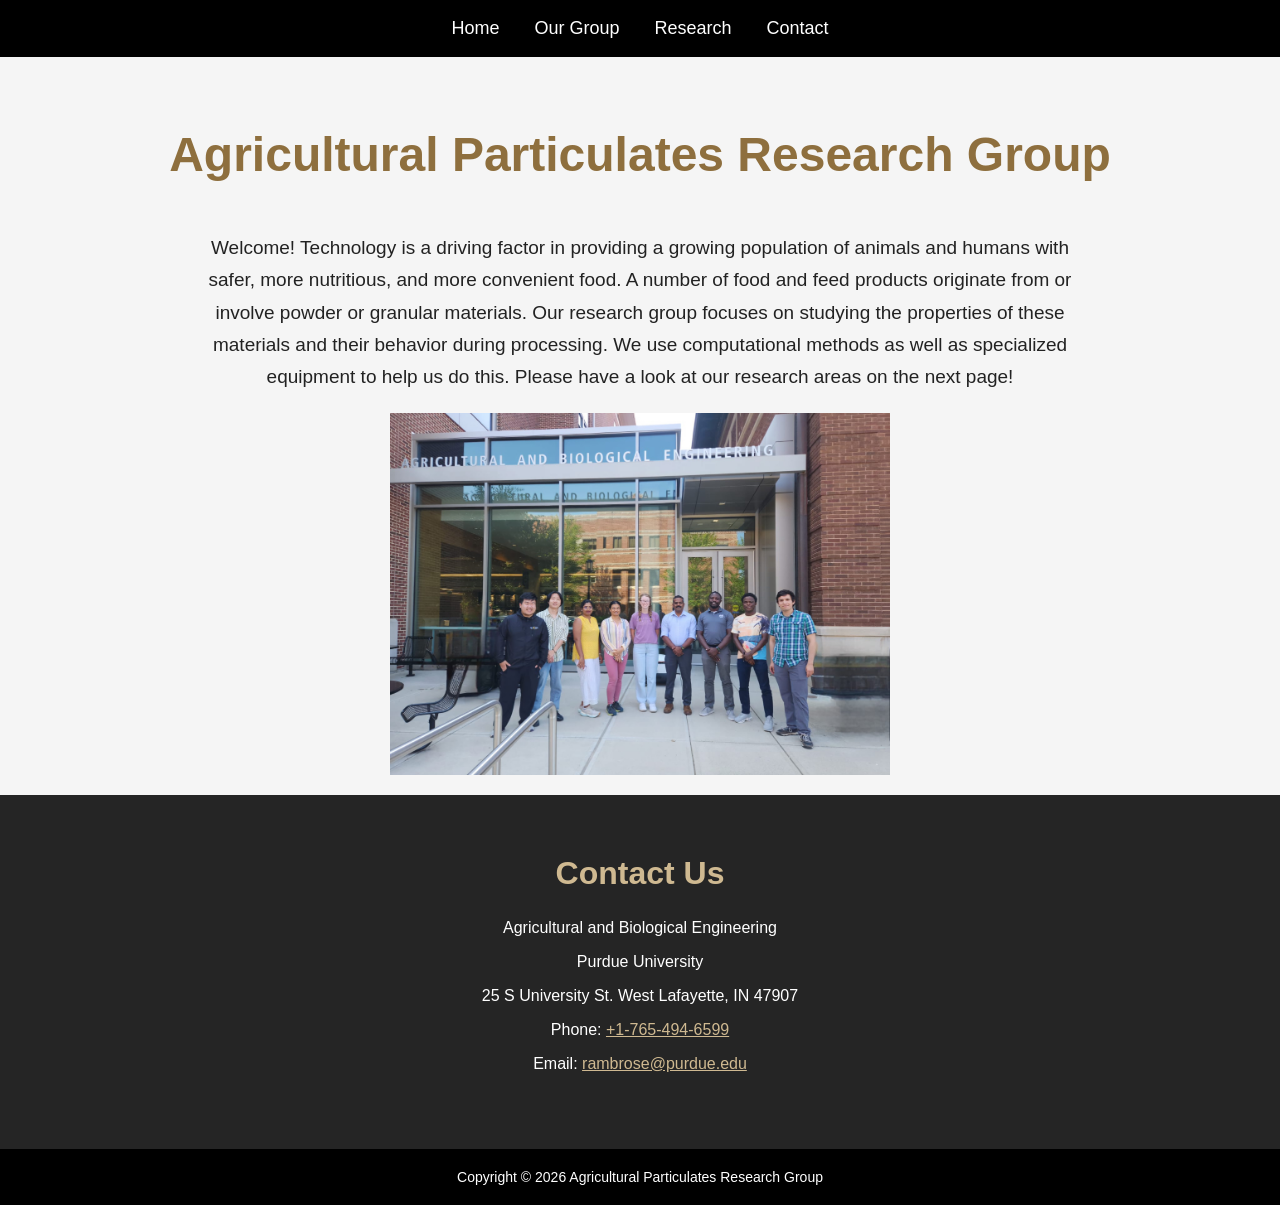
<file: index.html>
<!DOCTYPE html>

<html lang ="en">

<head>
    <meta charset="UTF-8">
    <title>Our Laboratory</title>
    <link rel="stylesheet" href="lab1.css">
</head>

<body class="landing-page">
        <header>
            <nav>
                <ul>
                <li><a href="index.html">Home</a></li>
                <li><a href="Group.html">Our Group</a></li>
                <li><a href="Research.html">Research</a></li>
                <li><a href="#contact">Contact</a></li>
                </ul>
            </nav>
        </header>

        <main>
            <h1><span style="color: #8e6f3e;"> Agricultural Particulates Research Group</span></h1>

            <p>
                Welcome! Technology is a driving factor in providing a growing population of animals and humans with safer, more nutritious, and more convenient food. A number of food and feed products originate from or involve powder or granular materials. Our research group focuses on studying the properties of these materials and their behavior during processing. We use computational methods as well as specialized equipment to help us do this. Please have a look at our research areas on the next page! 
            </p>
            <img class="landing-image"
                src="img/group.jpg"
                alt="Group photo of the Agricultural Particulates Research Group"
                width="500"
            >

            <section id="contact">
            <h2>Contact Us</h2>

            <p>Agricultural and Biological Engineering</p>
            <p>Purdue University</p>

            <p>
                25 S University St.
                West Lafayette, IN 47907
            </p>

            <p>
            Phone:
            <a href="tel:+17654946599">+1-765-494-6599</a>
            </p>

            <p>
                Email:
                <a href="mailto:rambrose@purdue.edu">
                rambrose@purdue.edu
                </a>
            </p>
    </section>

        </main>

            <footer>
                <p>Copyright &copy; 2026 Agricultural Particulates Research Group</p>
            </footer>       
</body>
</html>
</file>
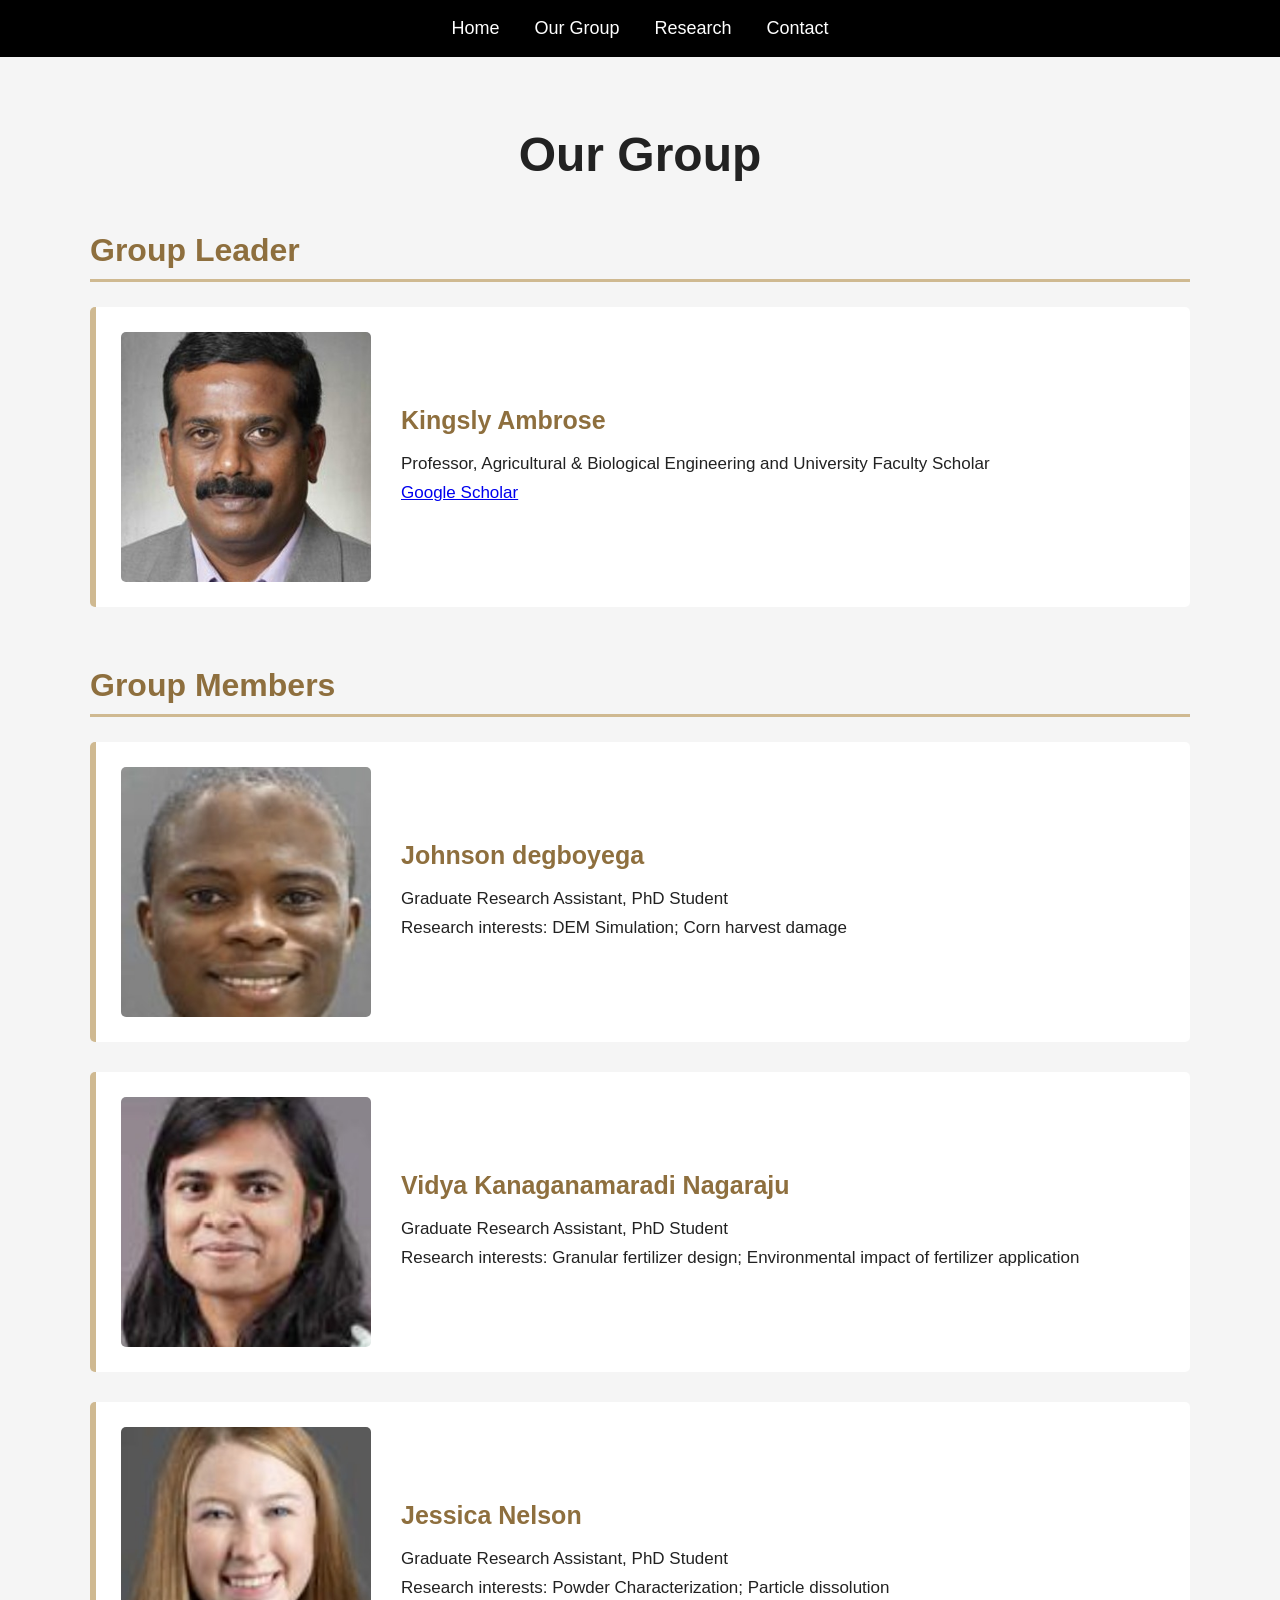
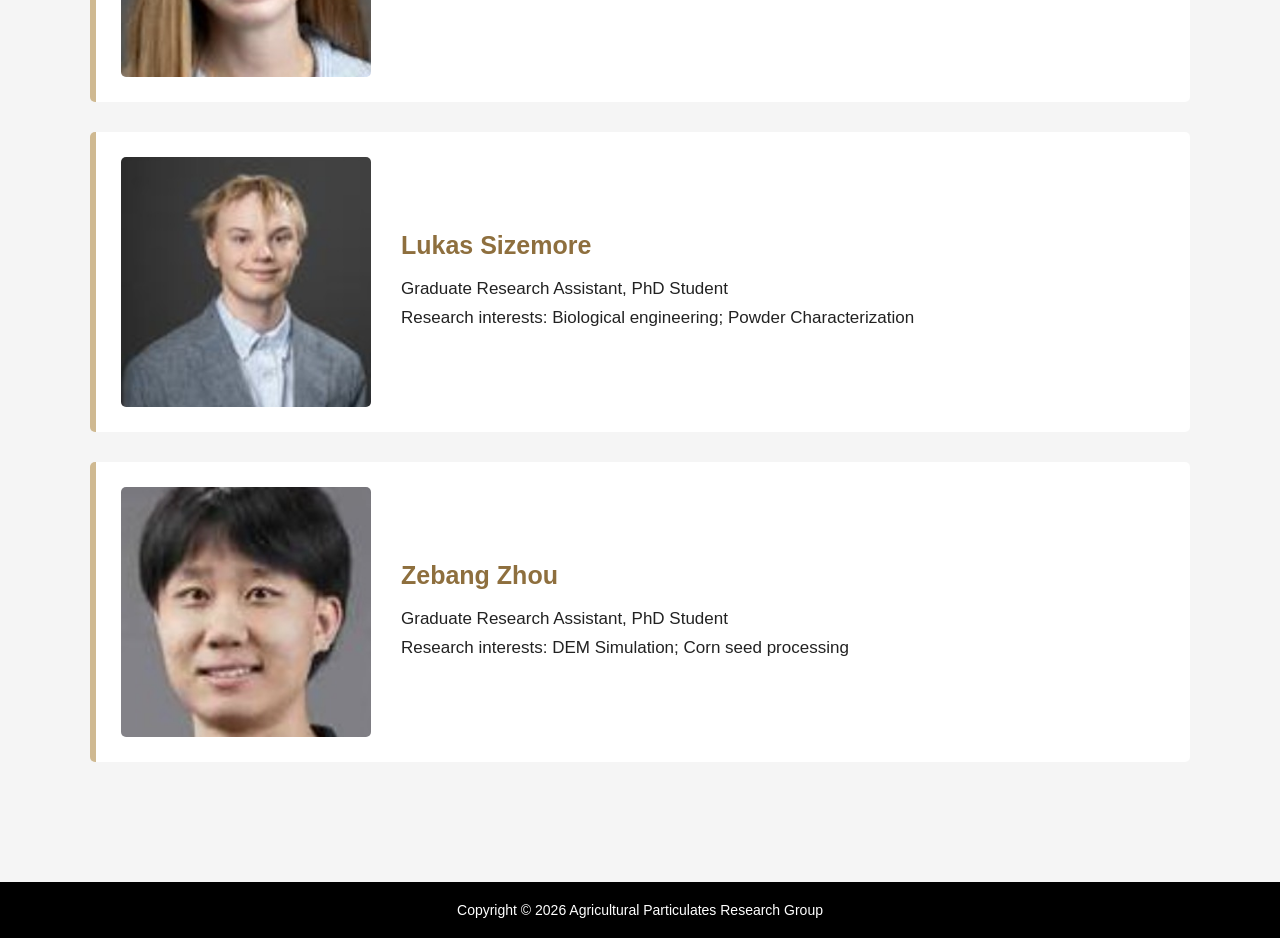
<file: Group.html>
<!DOCTYPE html>

<html lang="en">

<head>
    <meta charset="UTF-8">
    <meta name="viewport" content="width=device-width, initial-scale=1.0">

    <title>Our Group</title>
    <link rel="stylesheet" href="lab1.css">
</head>

<body class="group-page">

    <header>
        <nav>
            <ul>
                <li><a href="index.html">Home</a></li>
                <li><a href="Group.html">Our Group</a></li>
                <li><a href="Research.html">Research</a></li>
                <li><a href="index.html#contact">Contact</a></li>
            </ul>
        </nav>
    </header>

    <main>
        <h1>Our Group</h1>

        <section>
            <h2>Group Leader</h2>

            <article>
                <img
                    src="img/g1.jpg"
                    alt="Portrait of group leader"
                    width="250"
                >

                <div>
                    <h3>Kingsly Ambrose</h3>

                    <p>
                        Professor, Agricultural & Biological Engineering and University Faculty Scholar
                    </p>
                    <p>
                        <a href ="https://scholar.google.com/citations?user=L9rb0JoAAAAJ&hl=en&_ga=2.239250885.75014323.1788456845-1690444371.1761231338">Google Scholar</a>
                    </p>
                </div>
            </article>
        </section>

        <section>
            <h2>Group Members</h2>

            <article>
                <img
                    src="img/g2.jpg"
                    alt="Portrait of group member"
                    width="250"
                >

                <div>
                    <h3>Johnson degboyega</h3>

                    <p>
                        Graduate Research Assistant, PhD Student
                    </p>
                    <p>
                        Research interests: DEM Simulation; Corn harvest damage
                    </p>
                </div>
            </article>

            <article>
                <img
                    src="img/g3.jpg"
                    alt="Portrait of group member"
                    width="250"
                >

                <div>
                    <h3>Vidya Kanaganamaradi Nagaraju</h3>

                    <p>
                      Graduate Research Assistant, PhD Student
                    </p>
                    <p>
                        Research interests: Granular fertilizer design; Environmental impact of fertilizer application
                    </p>
                </div>
            </article>
        
            <article>
                <img
                    src="img/g4.jpg"
                    alt="Portrait of group member"
                    width="250"
                >

                <div>
                    <h3>Jessica Nelson</h3>

                    <p>
                     Graduate Research Assistant, PhD Student
                    </p>
                    <p>
                        Research interests: Powder Characterization; Particle dissolution
                    </p>
                </div>
            </article>

            <article>
                <img
                    src="img/g5.jpg"
                    alt="Portrait of group member"
                    width="250"
                >

                <div>
                    <h3>Lukas Sizemore</h3>

                    <p>
                       Graduate Research Assistant, PhD Student
                    </p>
                    <p>
                        Research interests: Biological engineering; Powder Characterization
                    </p>
                </div>
            </article>

            <article>
                <img
                    src="img/g6.jpg"
                    alt="Portrait of group member"
                    width="250"
                >

                <div>
                    <h3>Zebang Zhou</h3>

                    <p>
                    Graduate Research Assistant, PhD Student
                    </p>
                    <p>
                        Research interests: DEM Simulation; Corn seed processing
                    </p>
                </div>
            </article>
        </section>
    </main>

    <footer>
        <p>
            Copyright &copy; 2026
            Agricultural Particulates Research Group
        </p>
    </footer>

</body>

</html>
</file>
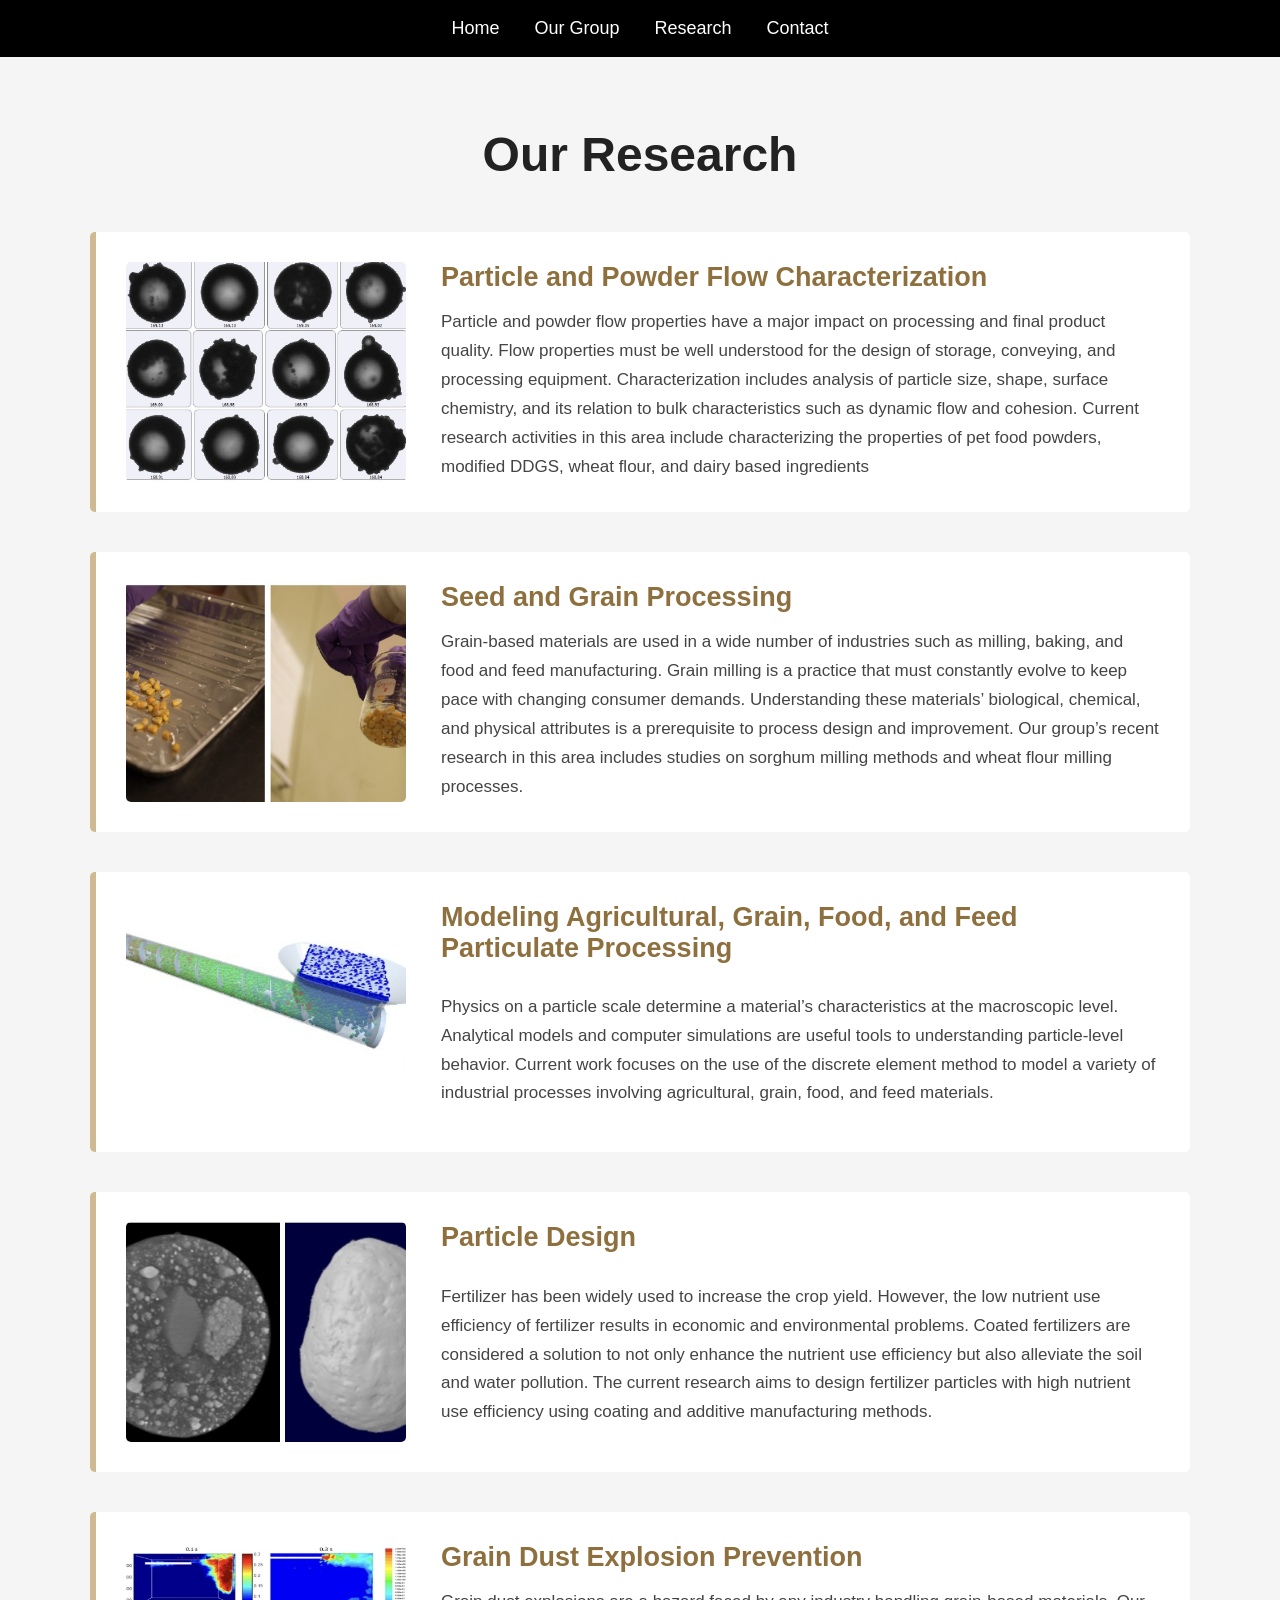
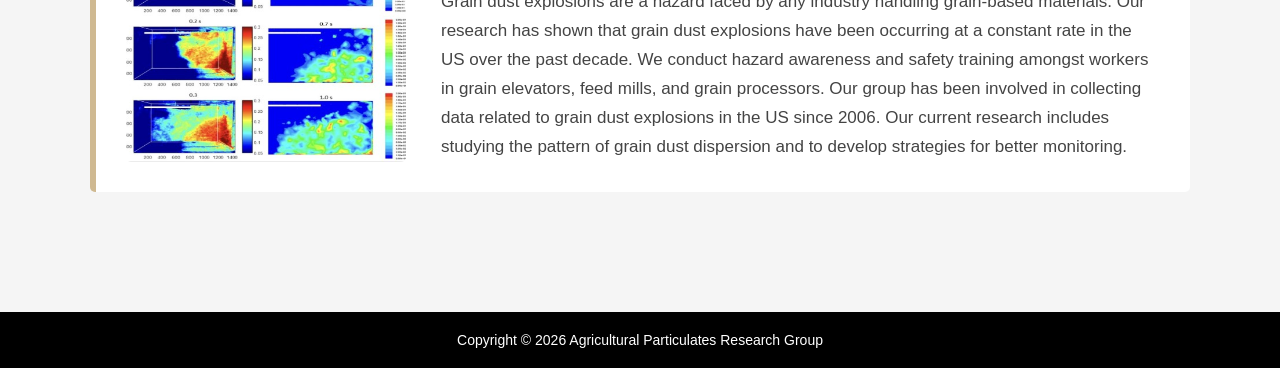
<file: Research.html>
<!DOCTYPE html>

<html lang="en">

<head>
    <meta charset="UTF-8">
    <meta name="viewport" content="width=device-width, initial-scale=1.0">

    <title>Our Research</title>
    <link rel="stylesheet" href="lab1.css">
</head>

<body class="research-page">

    <header>
        <nav>
            <ul>
                <li><a href="index.html">Home</a></li>
                <li><a href="Group.html">Our Group</a></li>
                <li><a href="Research.html">Research</a></li>
                <li><a href="index.html#contact">Contact</a></li>
            </ul>
        </nav>
    </header>

    <main>
        <h1>Our Research</h1>
        <section>
            <article>
            <h2>Particle and Powder Flow Characterization</h2>
                <div>
                    <p>
                        Particle and powder flow properties have a major impact on processing and final product quality. Flow properties must be well understood for the design of storage, conveying, and processing equipment. Characterization includes analysis of particle size, shape, surface chemistry, and its relation to bulk characteristics such as dynamic flow and cohesion. Current research activities in this area include characterizing the properties of pet food powders, modified DDGS, wheat flour, and dairy based ingredients
                    </p>
                </div>
                    <img
                    src="img/R1.jpg"
                    alt="Research image of particles"
                    width="250"
                >
            </article>

            <article>
            <h2>Seed and Grain Processing</h2>
                <div>
                    <p>
                        Grain-based materials are used in a wide number of industries such as milling, baking, and food and feed manufacturing. Grain milling is a practice that must constantly evolve to keep pace with changing consumer demands. Understanding these materials’ biological, chemical, and physical attributes is a prerequisite to process design and improvement. Our group’s recent research in this area includes studies on sorghum milling methods and wheat flour milling processes. 
                    </p>
                </div>
                    <img
                    src="img/R2.jpg"
                    alt="Research image of seed and grain processing"
                    width="250"
                >
            </article>

            <article>
            <h2>Modeling Agricultural, Grain, Food, and Feed Particulate Processing</h2>
                <div>
                    <p>
                        Physics on a particle scale determine a material’s characteristics at the macroscopic level. Analytical models and computer simulations are useful tools to understanding particle-level behavior. Current work focuses on the use of the discrete element method to model a variety of industrial processes involving agricultural, grain, food, and feed materials.
                    </p>
                </div>
                <img
                    src="img/R3.jpg"
                    alt="Research image of modeling agricultural, grain, food, and feed particulate processing"
                    width="250"
                >
            </article>

            <article>
            <h2>Particle Design</h2>
                <div>
                    <p>
                        Fertilizer has been widely used to increase the crop yield. However, the low nutrient use efficiency of fertilizer results in economic and environmental problems. Coated fertilizers are considered a solution to not only enhance the nutrient use efficiency but also alleviate the soil and water pollution. The current research aims to design fertilizer particles with high nutrient use efficiency using coating and additive manufacturing methods.
                    </p>
                </div>
                <img
                    src="img/R4.jpg"
                    alt="Research image of particle design"
                    width="250"
                >
            </article>

             <article>
            <h2>Grain Dust Explosion Prevention</h2>
                <div>
                    <p>
                        Grain dust explosions are a hazard faced by any industry handling grain-based materials. Our research has shown that grain dust explosions have been occurring at a constant rate in the US over the past decade. We conduct hazard awareness and safety training amongst workers in grain elevators, feed mills, and grain processors. Our group has been involved in collecting data related to grain dust explosions in the US since 2006. Our current research includes studying the pattern of grain dust dispersion and to develop strategies for better monitoring.
                    </p>
                </div>
                    <img
                    src="img/R5.jpg"
                    alt="Research image of grain dust explosion prevention"
                    width="250"
                    >
            </article>

        </section>
    </main>

    <footer>
        <p>
            Copyright &copy; 2026
            Agricultural Particulates Research Group
        </p>
    </footer>

</body>

</html>
</file>
<file: lab1.css>
/* ========================================
   Styles shared by all pages
======================================== */

body {
    margin: 0;
    font-family: Arial, Helvetica, sans-serif;
    color: #222222;
    background-color: #f5f5f5;
}


/* Navigation bar */
header {
    padding: 18px 40px;
    background-color: #000000;
}

nav ul {
    display: flex;
    justify-content: center;
    gap: 35px;

    margin: 0;
    padding: 0;

    list-style: none;
}

nav a {
    color: white;
    font-size: 18px;
    text-decoration: none;
}

nav a:hover {
    color: #cfb991;
}

/* Page title */
main > h1 {
    margin: 70px auto 50px;
    padding: 0 30px;
    font-size: 48px;
    text-align: center;
}


/* Footer */
footer {
    padding: 20px;

    color: white;
    background-color: #000000;

    text-align: center;
}

footer p {
    margin: 0;
    font-size: 14px;
}


/* ========================================
   Landing page
======================================== */

html {
    scroll-behavior: smooth;
}

.landing-page main > p {
    max-width: 900px;
    margin: 0 auto;
    padding: 0 30px;

    font-size: 19px;
    line-height: 1.7;
    text-align: center;
}


/* Three landing-page links */
.landing-links {
    display: flex;
    justify-content: center;
    gap: 20px;

    margin: 45px 20px 120px;
}

.landing-links a {
    padding: 14px 24px;

    color: #000000;
    background-color: #cfb991;

    font-size: 17px;
    font-weight: bold;
    text-decoration: none;

    border: 2px solid #cfb991;
    border-radius: 5px;
}

/* Landing page image */
img.landing-image {
    display: block;
    margin: 20px auto;
}


/* Contact section */
#contact {
    padding: 60px 30px;

    color: white;
    background-color: #252525;

    text-align: center;
}

#contact h2 {
    margin-top: 0;

    color: #cfb991;
    font-size: 32px;
}

#contact address {
    font-style: normal;
    line-height: 1.6;
}

#contact a {
    color: #cfb991;
}


/* ========================================
   Group page
======================================== */

.group-page main {
    max-width: 1100px;
    margin: 0 auto;
    padding: 0 30px 60px;
}

.group-page section {
    margin-bottom: 60px;
}

.group-page section > h2 {
    margin-bottom: 25px;
    padding-bottom: 10px;

    color: #8e6f3e;
    font-size: 32px;

    border-bottom: 3px solid #cfb991;
}


/* Individual group member */
.group-page article {
    display: flex;
    align-items: center;
    gap: 30px;

    margin-bottom: 30px;
    padding: 25px;

    background-color: white;
    border-left: 6px solid #cfb991;
    border-radius: 5px;
}

.group-page article img {
    width: 250px;
    height: 250px;

    object-fit: cover;
    border-radius: 5px;
}

.group-page article h3 {
    margin-top: 0;
    margin-bottom: 15px;

    color: #8e6f3e;
    font-size: 25px;
}

.group-page article p {
    margin: 0;

    font-size: 17px;
    line-height: 1.7;
}


/* ========================================
   Research page
======================================== */

.research-page main section {
    max-width: 1100px;
    margin: 0 auto;
    padding: 0 30px 80px;
}


/* Individual research project */
.research-page article {
    display: grid;
    grid-template-columns: 280px 1fr;
    grid-template-areas:
        "image title"
        "image description";
    column-gap: 35px;

    margin-bottom: 40px;
    padding: 30px;

    background-color: white;
    border-left: 6px solid #cfb991;
    border-radius: 5px;
}

.research-page article h2 {
    grid-area: title;

    margin: 0 0 15px;

    color: #8e6f3e;
    font-size: 27px;
}

.research-page article div {
    grid-area: description;
}

.research-page article p {
    margin: 0;

    color: #444444;
    font-size: 17px;
    line-height: 1.7;
}

.research-page article img {
    grid-area: image;

    width: 100%;
    height: 220px;

    object-fit: cover;
    border-radius: 5px;
}
</file>
